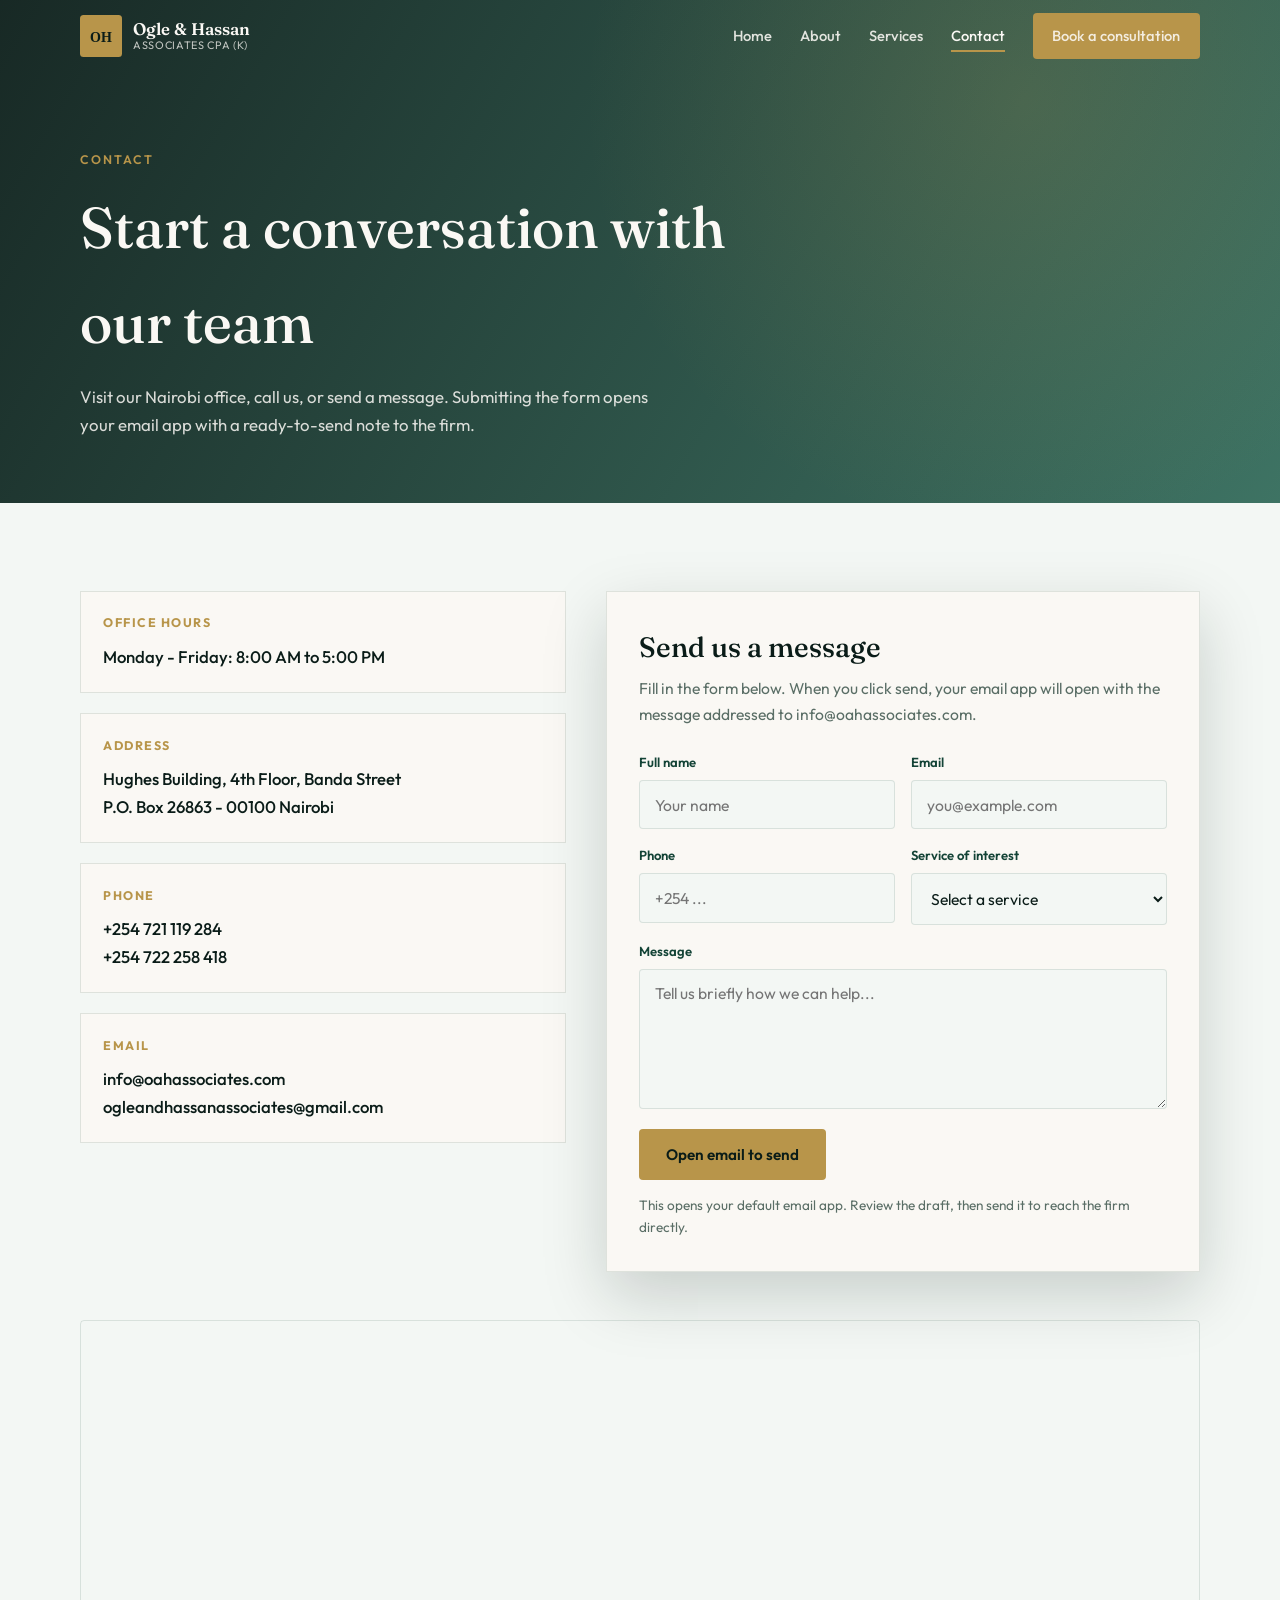
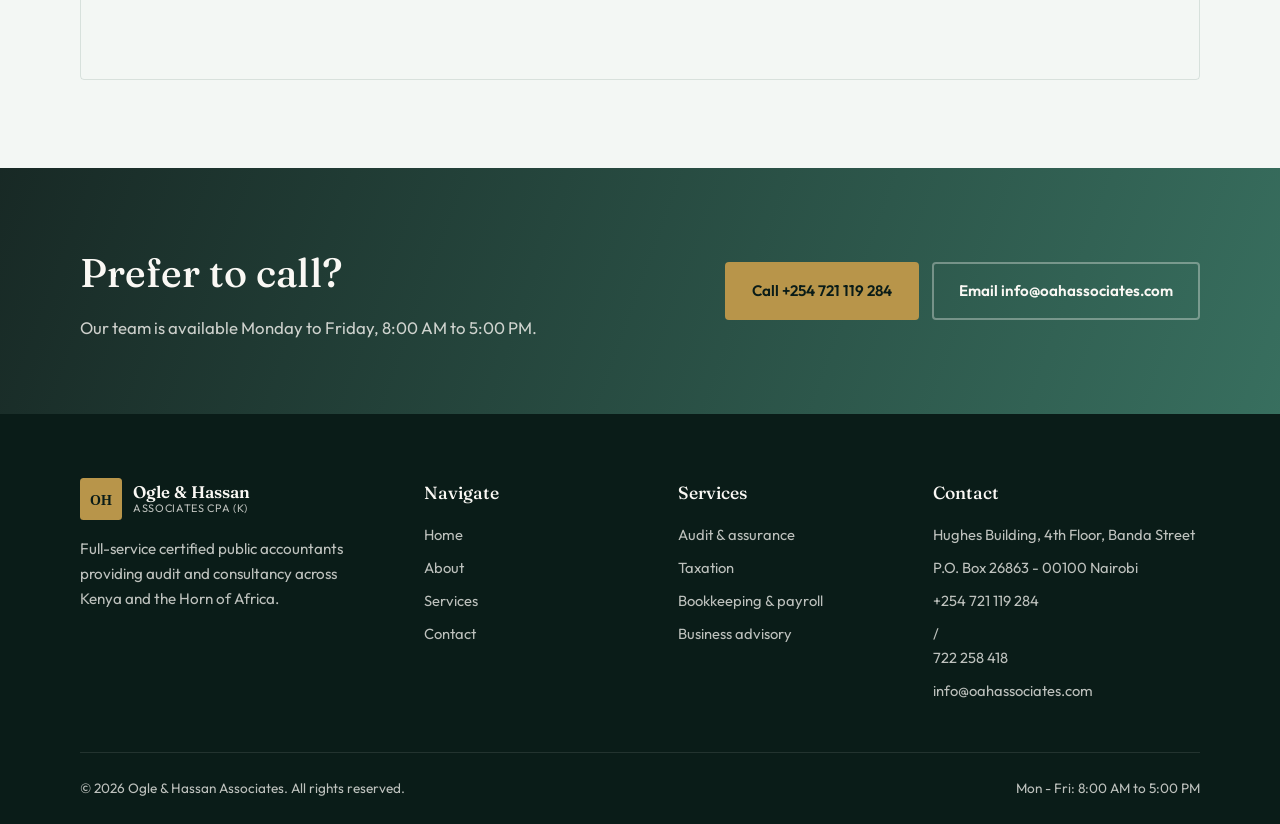
<file: contact.html>
<!DOCTYPE html>
<html lang="en">
<head>
  <meta charset="UTF-8" />
  <meta name="viewport" content="width=device-width, initial-scale=1.0" />
  <title>Contact | Ogle &amp; Hassan Associates</title>
  <meta name="description" content="Contact Ogle &amp; Hassan Associates in Nairobi - Hughes Building, Banda Street. Phone +254 721 119 284. Email info@oahassociates.com." />
  <link rel="preconnect" href="https://fonts.googleapis.com" />
  <link rel="preconnect" href="https://fonts.gstatic.com" crossorigin />
  <link href="https://fonts.googleapis.com/css2?family=Fraunces:opsz,wght@9..144,500;9..144,600&family=Outfit:wght@400;500;600;700&display=swap" rel="stylesheet" />
  <link rel="stylesheet" href="styles.css" />
</head>
<body>
  <header class="site-header is-scrolled">
    <div class="container nav-inner">
      <a class="logo" href="index.html" aria-label="Ogle and Hassan Associates home">
        <svg class="logo-mark" viewBox="0 0 48 48" aria-hidden="true">
          <rect width="48" height="48" rx="4" fill="#b8954a"/>
          <text x="24" y="31" text-anchor="middle" font-family="Georgia, serif" font-size="16" font-weight="700" fill="#0a1c18">OH</text>
        </svg>
        <span class="logo-text">
          <strong>Ogle &amp; Hassan</strong>
          <span>Associates CPA (K)</span>
        </span>
      </a>
      <button class="nav-toggle" type="button" aria-label="Open menu" aria-expanded="false">
        <span></span><span></span><span></span>
      </button>
      <nav class="nav-links" aria-label="Primary">
        <a href="index.html">Home</a>
        <a href="about.html">About</a>
        <a href="services.html">Services</a>
        <a class="active" href="contact.html">Contact</a>
        <a class="btn btn-primary nav-cta" href="contact.html">Book a consultation</a>
      </nav>
    </div>
  </header>

  <main>
    <section class="page-hero">
      <div class="container">
        <span class="eyebrow">Contact</span>
        <h1>Start a conversation with our team</h1>
        <p>Visit our Nairobi office, call us, or send a message. Submitting the form opens your email app with a ready-to-send note to the firm.</p>
      </div>
    </section>

    <section class="section">
      <div class="container contact-layout">
        <div class="contact-details reveal">
          <div class="detail-block">
            <h3>Office hours</h3>
            <p>Monday - Friday: 8:00 AM to 5:00 PM</p>
          </div>
          <div class="detail-block">
            <h3>Address</h3>
            <p>Hughes Building, 4th Floor, Banda Street<br />P.O. Box 26863 - 00100 Nairobi</p>
          </div>
          <div class="detail-block">
            <h3>Phone</h3>
            <p>
              <a href="tel:+254721119284">+254 721 119 284</a><br />
              <a href="tel:+254722258418">+254 722 258 418</a>
            </p>
          </div>
          <div class="detail-block">
            <h3>Email</h3>
            <p>
              <a href="mailto:info@oahassociates.com">info@oahassociates.com</a><br />
              <a href="mailto:ogleandhassanassociates@gmail.com">ogleandhassanassociates@gmail.com</a>
            </p>
          </div>
        </div>

        <div class="contact-form-wrap reveal">
          <h2>Send us a message</h2>
          <p>Fill in the form below. When you click send, your email app will open with the message addressed to info@oahassociates.com.</p>
          <form id="contact-form" novalidate>
            <div class="form-grid">
              <div class="form-field">
                <label for="name">Full name</label>
                <input id="name" name="name" type="text" autocomplete="name" required placeholder="Your name" />
              </div>
              <div class="form-field">
                <label for="email">Email</label>
                <input id="email" name="email" type="email" autocomplete="email" required placeholder="you@example.com" />
              </div>
              <div class="form-field">
                <label for="phone">Phone</label>
                <input id="phone" name="phone" type="tel" autocomplete="tel" placeholder="+254 ..." />
              </div>
              <div class="form-field">
                <label for="service">Service of interest</label>
                <select id="service" name="service">
                  <option value="">Select a service</option>
                  <option value="Accountancy, bookkeeping &amp; payroll">Accountancy, bookkeeping &amp; payroll</option>
                  <option value="Auditing &amp; assurance">Auditing &amp; assurance</option>
                  <option value="Taxation">Taxation</option>
                  <option value="Business advisory">Business advisory</option>
                  <option value="Financial consulting">Financial consulting</option>
                  <option value="Public finance advisory">Public finance advisory</option>
                  <option value="General enquiry">General enquiry</option>
                </select>
              </div>
              <div class="form-field full">
                <label for="message">Message</label>
                <textarea id="message" name="message" required placeholder="Tell us briefly how we can help..."></textarea>
              </div>
            </div>
            <div class="btn-group" style="margin-top: 1.25rem;">
              <button class="btn btn-primary" type="submit">Open email to send</button>
            </div>
            <p class="form-note">This opens your default email app. Review the draft, then send it to reach the firm directly.</p>
          </form>
        </div>
      </div>

      <div class="container">
        <div class="map-wrap reveal" aria-label="Office location map">
          <iframe
            title="Ogle and Hassan Associates location - Hughes Building, Banda Street, Nairobi"
            loading="lazy"
            referrerpolicy="no-referrer-when-downgrade"
            src="https://maps.google.com/maps?q=Hughes%20Building%20Banda%20Street%20Nairobi&t=&z=16&ie=UTF8&iwloc=&output=embed">
          </iframe>
        </div>
      </div>
    </section>

    <section class="cta-band">
      <div class="container">
        <div>
          <h2>Prefer to call?</h2>
          <p>Our team is available Monday to Friday, 8:00 AM to 5:00 PM.</p>
        </div>
        <div class="btn-group">
          <a class="btn btn-primary" href="tel:+254721119284">Call +254 721 119 284</a>
          <a class="btn btn-ghost" href="mailto:info@oahassociates.com">Email info@oahassociates.com</a>
        </div>
      </div>
    </section>
  </main>

  <footer class="site-footer">
    <div class="container">
      <div class="footer-grid">
        <div class="footer-brand">
          <a class="logo" href="index.html">
            <svg class="logo-mark" viewBox="0 0 48 48" aria-hidden="true">
              <rect width="48" height="48" rx="4" fill="#b8954a"/>
              <text x="24" y="31" text-anchor="middle" font-family="Georgia, serif" font-size="16" font-weight="700" fill="#0a1c18">OH</text>
            </svg>
            <span class="logo-text">
              <strong>Ogle &amp; Hassan</strong>
              <span>Associates CPA (K)</span>
            </span>
          </a>
          <p>Full-service certified public accountants providing audit and consultancy across Kenya and the Horn of Africa.</p>
        </div>
        <div class="footer-col">
          <h4>Navigate</h4>
          <a href="index.html">Home</a>
          <a href="about.html">About</a>
          <a href="services.html">Services</a>
          <a href="contact.html">Contact</a>
        </div>
        <div class="footer-col">
          <h4>Services</h4>
          <a href="services.html">Audit &amp; assurance</a>
          <a href="services.html">Taxation</a>
          <a href="services.html">Bookkeeping &amp; payroll</a>
          <a href="services.html">Business advisory</a>
        </div>
        <div class="footer-col">
          <h4>Contact</h4>
          <ul>
            <li>Hughes Building, 4th Floor, Banda Street</li>
            <li>P.O. Box 26863 - 00100 Nairobi</li>
            <li><a href="tel:+254721119284">+254 721 119 284</a> / <a href="tel:+254722258418">722 258 418</a></li>
            <li><a href="mailto:info@oahassociates.com">info@oahassociates.com</a></li>
          </ul>
        </div>
      </div>
      <div class="footer-bottom">
        <p>&copy; <span data-year></span> Ogle &amp; Hassan Associates. All rights reserved.</p>
        <p>Mon - Fri: 8:00 AM to 5:00 PM</p>
      </div>
    </div>
  </footer>

  <script src="script.js"></script>
</body>
</html>
</file>
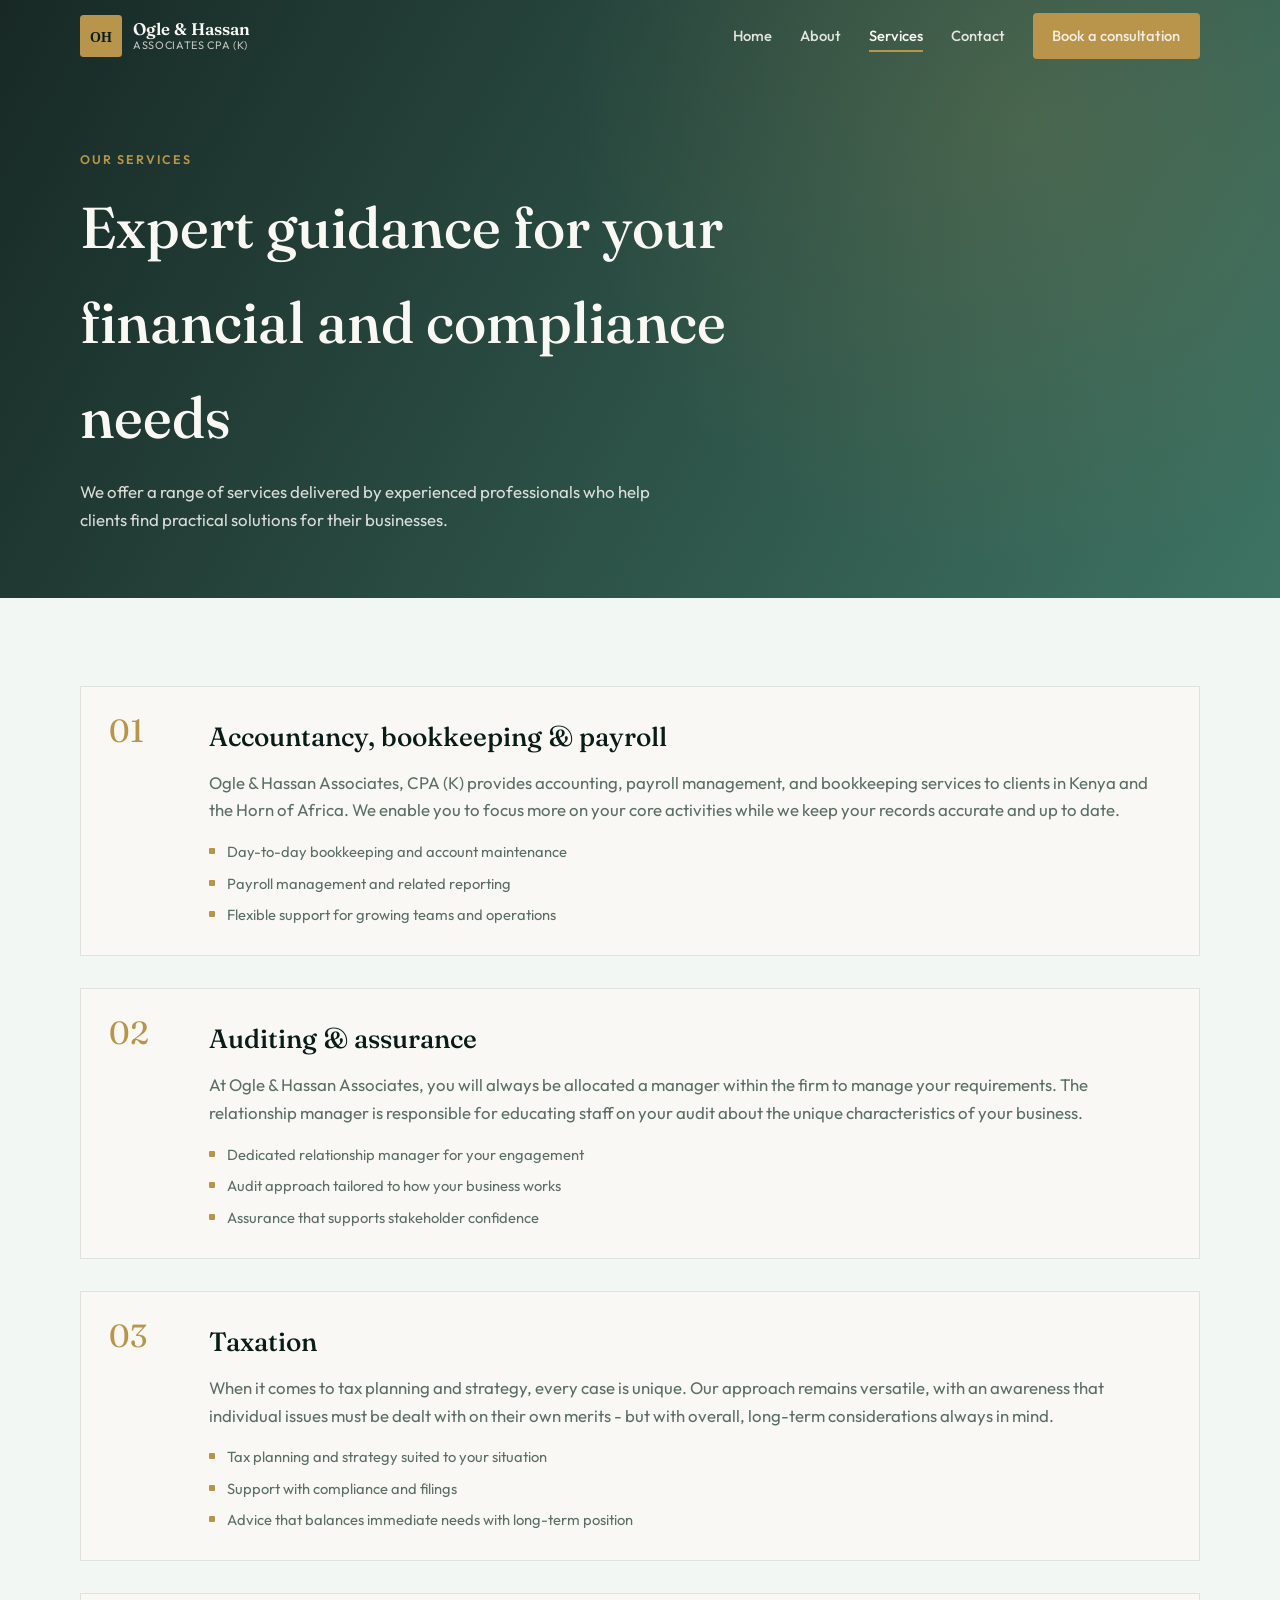
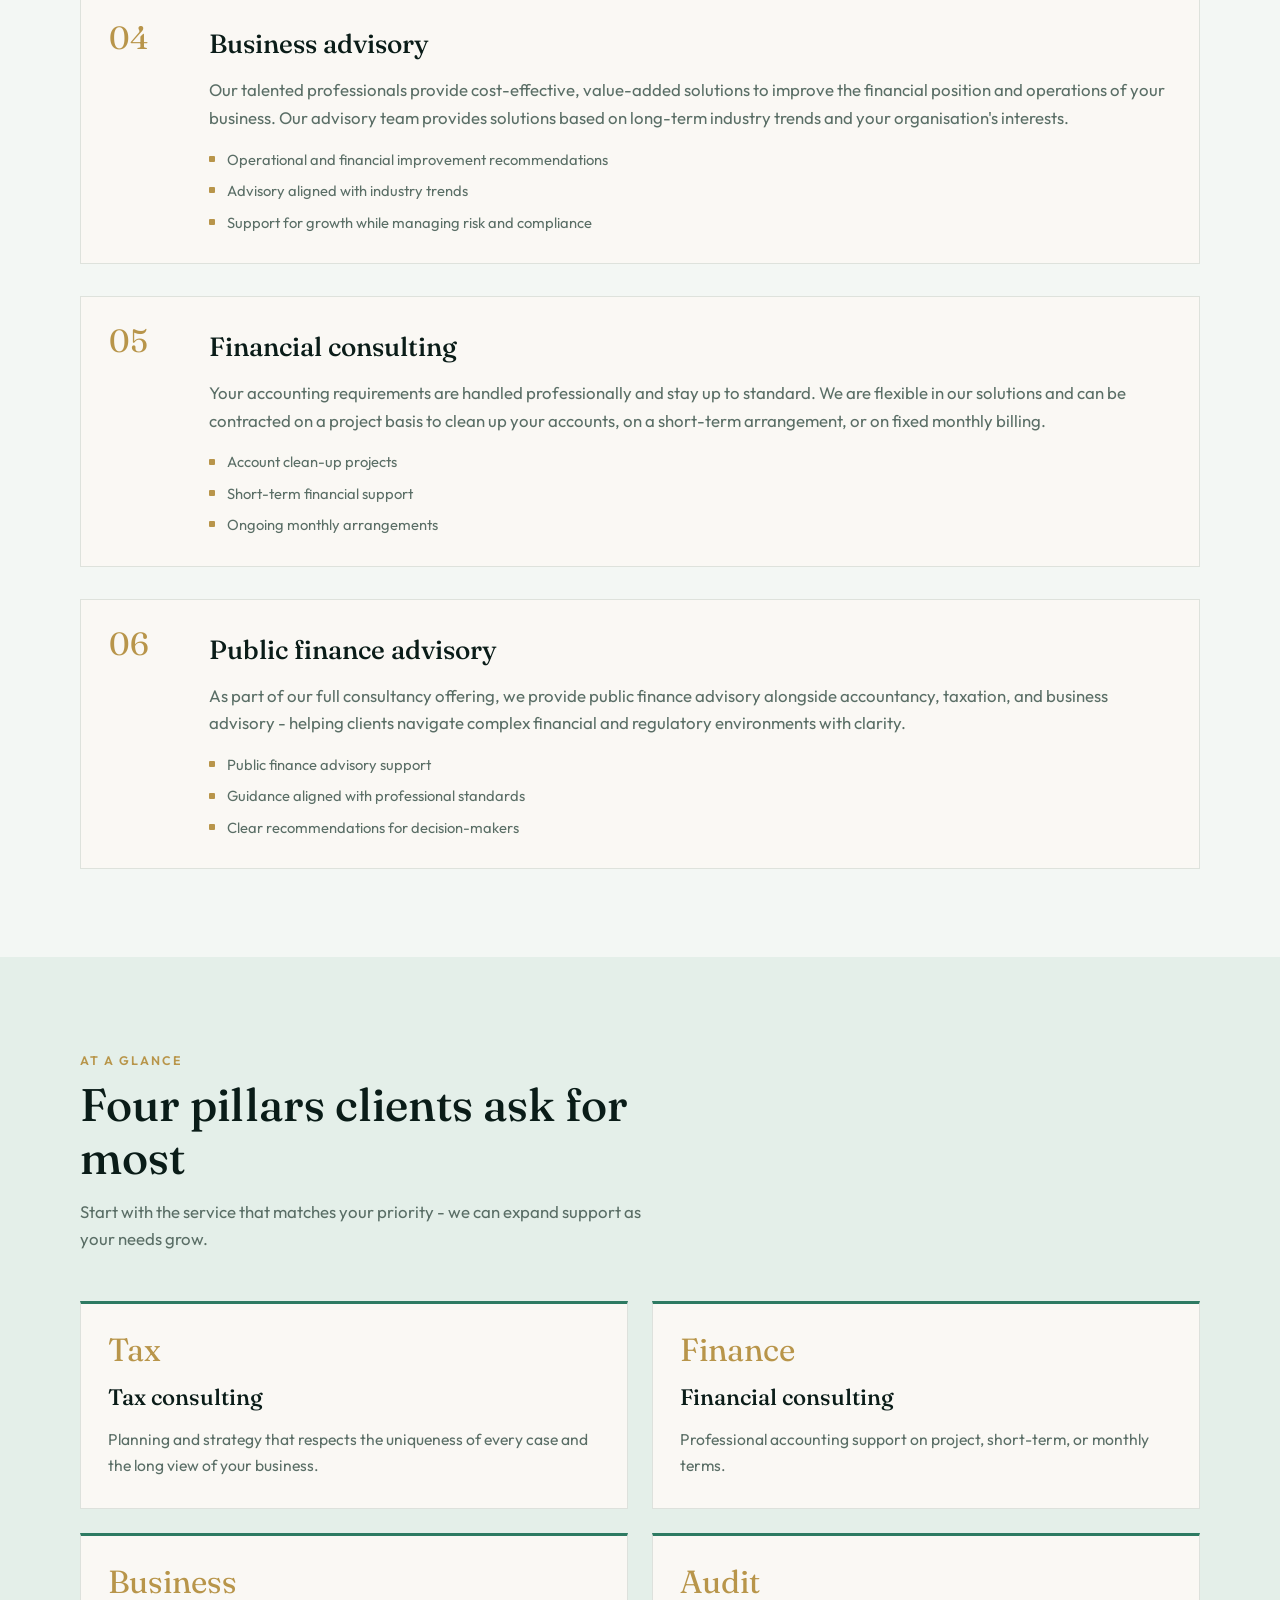
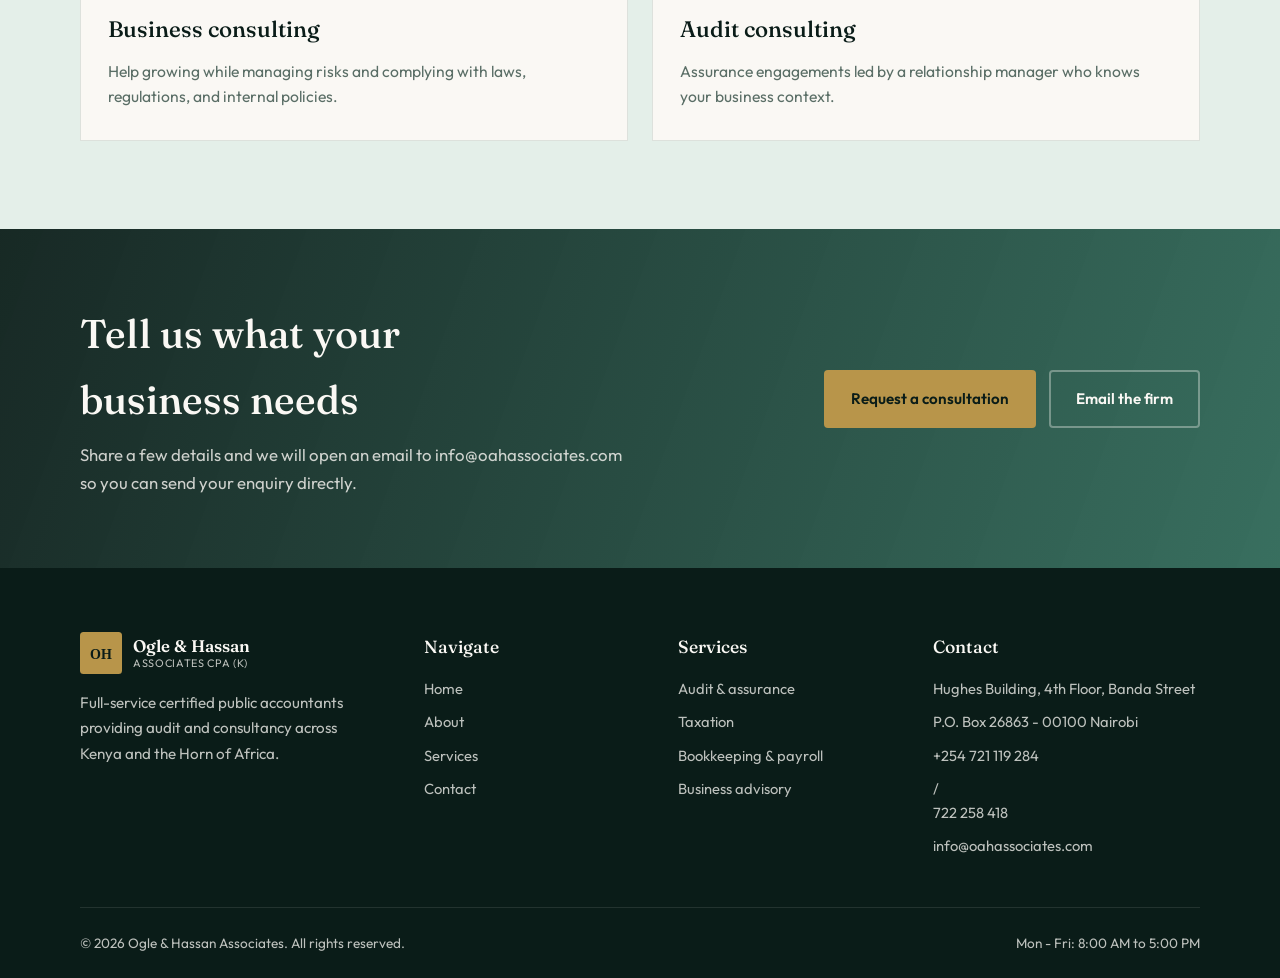
<file: services.html>
<!DOCTYPE html>
<html lang="en">
<head>
  <meta charset="UTF-8" />
  <meta name="viewport" content="width=device-width, initial-scale=1.0" />
  <title>Services | Ogle &amp; Hassan Associates</title>
  <meta name="description" content="Audit and assurance, taxation, accountancy, bookkeeping, payroll, financial consulting, and business advisory from Ogle &amp; Hassan Associates CPA (K)." />
  <link rel="preconnect" href="https://fonts.googleapis.com" />
  <link rel="preconnect" href="https://fonts.gstatic.com" crossorigin />
  <link href="https://fonts.googleapis.com/css2?family=Fraunces:opsz,wght@9..144,500;9..144,600&family=Outfit:wght@400;500;600;700&display=swap" rel="stylesheet" />
  <link rel="stylesheet" href="styles.css" />
</head>
<body>
  <header class="site-header is-scrolled">
    <div class="container nav-inner">
      <a class="logo" href="index.html" aria-label="Ogle and Hassan Associates home">
        <svg class="logo-mark" viewBox="0 0 48 48" aria-hidden="true">
          <rect width="48" height="48" rx="4" fill="#b8954a"/>
          <text x="24" y="31" text-anchor="middle" font-family="Georgia, serif" font-size="16" font-weight="700" fill="#0a1c18">OH</text>
        </svg>
        <span class="logo-text">
          <strong>Ogle &amp; Hassan</strong>
          <span>Associates CPA (K)</span>
        </span>
      </a>
      <button class="nav-toggle" type="button" aria-label="Open menu" aria-expanded="false">
        <span></span><span></span><span></span>
      </button>
      <nav class="nav-links" aria-label="Primary">
        <a href="index.html">Home</a>
        <a href="about.html">About</a>
        <a class="active" href="services.html">Services</a>
        <a href="contact.html">Contact</a>
        <a class="btn btn-primary nav-cta" href="contact.html">Book a consultation</a>
      </nav>
    </div>
  </header>

  <main>
    <section class="page-hero">
      <div class="container">
        <span class="eyebrow">Our services</span>
        <h1>Expert guidance for your financial and compliance needs</h1>
        <p>We offer a range of services delivered by experienced professionals who help clients find practical solutions for their businesses.</p>
      </div>
    </section>

    <section class="section">
      <div class="container">
        <div class="service-detail">
          <article class="reveal">
            <div class="service-num">01</div>
            <div>
              <h2 style="font-family: var(--font-display); font-size: 1.65rem; font-weight: 500; margin-bottom: 0.65rem;">Accountancy, bookkeeping &amp; payroll</h2>
              <p style="color: var(--muted); margin-bottom: 0.85rem;">Ogle &amp; Hassan Associates, CPA (K) provides accounting, payroll management, and bookkeeping services to clients in Kenya and the Horn of Africa. We enable you to focus more on your core activities while we keep your records accurate and up to date.</p>
              <ul class="service-list">
                <li>Day-to-day bookkeeping and account maintenance</li>
                <li>Payroll management and related reporting</li>
                <li>Flexible support for growing teams and operations</li>
              </ul>
            </div>
          </article>

          <article class="reveal">
            <div class="service-num">02</div>
            <div>
              <h2 style="font-family: var(--font-display); font-size: 1.65rem; font-weight: 500; margin-bottom: 0.65rem;">Auditing &amp; assurance</h2>
              <p style="color: var(--muted); margin-bottom: 0.85rem;">At Ogle &amp; Hassan Associates, you will always be allocated a manager within the firm to manage your requirements. The relationship manager is responsible for educating staff on your audit about the unique characteristics of your business.</p>
              <ul class="service-list">
                <li>Dedicated relationship manager for your engagement</li>
                <li>Audit approach tailored to how your business works</li>
                <li>Assurance that supports stakeholder confidence</li>
              </ul>
            </div>
          </article>

          <article class="reveal">
            <div class="service-num">03</div>
            <div>
              <h2 style="font-family: var(--font-display); font-size: 1.65rem; font-weight: 500; margin-bottom: 0.65rem;">Taxation</h2>
              <p style="color: var(--muted); margin-bottom: 0.85rem;">When it comes to tax planning and strategy, every case is unique. Our approach remains versatile, with an awareness that individual issues must be dealt with on their own merits - but with overall, long-term considerations always in mind.</p>
              <ul class="service-list">
                <li>Tax planning and strategy suited to your situation</li>
                <li>Support with compliance and filings</li>
                <li>Advice that balances immediate needs with long-term position</li>
              </ul>
            </div>
          </article>

          <article class="reveal">
            <div class="service-num">04</div>
            <div>
              <h2 style="font-family: var(--font-display); font-size: 1.65rem; font-weight: 500; margin-bottom: 0.65rem;">Business advisory</h2>
              <p style="color: var(--muted); margin-bottom: 0.85rem;">Our talented professionals provide cost-effective, value-added solutions to improve the financial position and operations of your business. Our advisory team provides solutions based on long-term industry trends and your organisation's interests.</p>
              <ul class="service-list">
                <li>Operational and financial improvement recommendations</li>
                <li>Advisory aligned with industry trends</li>
                <li>Support for growth while managing risk and compliance</li>
              </ul>
            </div>
          </article>

          <article class="reveal">
            <div class="service-num">05</div>
            <div>
              <h2 style="font-family: var(--font-display); font-size: 1.65rem; font-weight: 500; margin-bottom: 0.65rem;">Financial consulting</h2>
              <p style="color: var(--muted); margin-bottom: 0.85rem;">Your accounting requirements are handled professionally and stay up to standard. We are flexible in our solutions and can be contracted on a project basis to clean up your accounts, on a short-term arrangement, or on fixed monthly billing.</p>
              <ul class="service-list">
                <li>Account clean-up projects</li>
                <li>Short-term financial support</li>
                <li>Ongoing monthly arrangements</li>
              </ul>
            </div>
          </article>

          <article class="reveal">
            <div class="service-num">06</div>
            <div>
              <h2 style="font-family: var(--font-display); font-size: 1.65rem; font-weight: 500; margin-bottom: 0.65rem;">Public finance advisory</h2>
              <p style="color: var(--muted); margin-bottom: 0.85rem;">As part of our full consultancy offering, we provide public finance advisory alongside accountancy, taxation, and business advisory - helping clients navigate complex financial and regulatory environments with clarity.</p>
              <ul class="service-list">
                <li>Public finance advisory support</li>
                <li>Guidance aligned with professional standards</li>
                <li>Clear recommendations for decision-makers</li>
              </ul>
            </div>
          </article>
        </div>
      </div>
    </section>

    <section class="section section-alt">
      <div class="container">
        <div class="section-head reveal">
          <span class="eyebrow">At a glance</span>
          <h2>Four pillars clients ask for most</h2>
          <p>Start with the service that matches your priority - we can expand support as your needs grow.</p>
        </div>
        <div class="service-grid">
          <article class="service-item reveal">
            <div class="service-num">Tax</div>
            <h3>Tax consulting</h3>
            <p>Planning and strategy that respects the uniqueness of every case and the long view of your business.</p>
          </article>
          <article class="service-item reveal">
            <div class="service-num">Finance</div>
            <h3>Financial consulting</h3>
            <p>Professional accounting support on project, short-term, or monthly terms.</p>
          </article>
          <article class="service-item reveal">
            <div class="service-num">Business</div>
            <h3>Business consulting</h3>
            <p>Help growing while managing risks and complying with laws, regulations, and internal policies.</p>
          </article>
          <article class="service-item reveal">
            <div class="service-num">Audit</div>
            <h3>Audit consulting</h3>
            <p>Assurance engagements led by a relationship manager who knows your business context.</p>
          </article>
        </div>
      </div>
    </section>

    <section class="cta-band">
      <div class="container">
        <div>
          <h2>Tell us what your business needs</h2>
          <p>Share a few details and we will open an email to info@oahassociates.com so you can send your enquiry directly.</p>
        </div>
        <div class="btn-group">
          <a class="btn btn-primary" href="contact.html">Request a consultation</a>
          <a class="btn btn-ghost" href="mailto:info@oahassociates.com">Email the firm</a>
        </div>
      </div>
    </section>
  </main>

  <footer class="site-footer">
    <div class="container">
      <div class="footer-grid">
        <div class="footer-brand">
          <a class="logo" href="index.html">
            <svg class="logo-mark" viewBox="0 0 48 48" aria-hidden="true">
              <rect width="48" height="48" rx="4" fill="#b8954a"/>
              <text x="24" y="31" text-anchor="middle" font-family="Georgia, serif" font-size="16" font-weight="700" fill="#0a1c18">OH</text>
            </svg>
            <span class="logo-text">
              <strong>Ogle &amp; Hassan</strong>
              <span>Associates CPA (K)</span>
            </span>
          </a>
          <p>Full-service certified public accountants providing audit and consultancy across Kenya and the Horn of Africa.</p>
        </div>
        <div class="footer-col">
          <h4>Navigate</h4>
          <a href="index.html">Home</a>
          <a href="about.html">About</a>
          <a href="services.html">Services</a>
          <a href="contact.html">Contact</a>
        </div>
        <div class="footer-col">
          <h4>Services</h4>
          <a href="services.html">Audit &amp; assurance</a>
          <a href="services.html">Taxation</a>
          <a href="services.html">Bookkeeping &amp; payroll</a>
          <a href="services.html">Business advisory</a>
        </div>
        <div class="footer-col">
          <h4>Contact</h4>
          <ul>
            <li>Hughes Building, 4th Floor, Banda Street</li>
            <li>P.O. Box 26863 - 00100 Nairobi</li>
            <li><a href="tel:+254721119284">+254 721 119 284</a> / <a href="tel:+254722258418">722 258 418</a></li>
            <li><a href="mailto:info@oahassociates.com">info@oahassociates.com</a></li>
          </ul>
        </div>
      </div>
      <div class="footer-bottom">
        <p>&copy; <span data-year></span> Ogle &amp; Hassan Associates. All rights reserved.</p>
        <p>Mon - Fri: 8:00 AM to 5:00 PM</p>
      </div>
    </div>
  </footer>

  <script src="script.js"></script>
</body>
</html>
</file>
<file: styles.css>
/* Ogle & Hassan Associates - Modern site styles */

:root {
  --ink: #0a1c18;
  --forest: #134336;
  --canopy: #1e5c4a;
  --leaf: #2d7a62;
  --mist: #e4efe9;
  --paper: #f3f7f4;
  --brass: #b8954a;
  --brass-light: #d4b56a;
  --cream: #faf8f4;
  --muted: #5a6e66;
  --line: rgba(19, 67, 54, 0.12);
  --shadow: 0 24px 60px rgba(10, 28, 24, 0.18);
  --radius: 4px;
  --font-display: "Fraunces", Georgia, serif;
  --font-body: "Outfit", "Segoe UI", sans-serif;
  --max: 1120px;
  --nav-h: 72px;
}

*,
*::before,
*::after {
  box-sizing: border-box;
  margin: 0;
  padding: 0;
}

html {
  scroll-behavior: smooth;
}

body {
  font-family: var(--font-body);
  font-size: 1.05rem;
  line-height: 1.65;
  color: var(--ink);
  background: var(--paper);
  overflow-x: hidden;
}

img {
  max-width: 100%;
  display: block;
}

a {
  color: inherit;
  text-decoration: none;
}

ul {
  list-style: none;
}

.container {
  width: min(100% - 2.5rem, var(--max));
  margin-inline: auto;
}

/* ----- Typography ----- */
.display {
  font-family: var(--font-display);
  font-weight: 500;
  line-height: 1.12;
  letter-spacing: -0.02em;
}

.eyebrow {
  font-size: 0.78rem;
  font-weight: 600;
  letter-spacing: 0.16em;
  text-transform: uppercase;
  color: var(--brass);
}

.section-head {
  max-width: 36rem;
  margin-bottom: 3rem;
}

.section-head h2 {
  font-family: var(--font-display);
  font-size: clamp(2rem, 4vw, 2.85rem);
  font-weight: 500;
  line-height: 1.15;
  margin: 0.4rem 0 0.85rem;
  color: var(--ink);
}

.section-head p {
  color: var(--muted);
  font-size: 1.05rem;
}

/* ----- Buttons ----- */
.btn {
  display: inline-flex;
  align-items: center;
  justify-content: center;
  gap: 0.5rem;
  padding: 0.9rem 1.55rem;
  font-family: var(--font-body);
  font-size: 0.95rem;
  font-weight: 600;
  border: 2px solid transparent;
  border-radius: var(--radius);
  cursor: pointer;
  transition: transform 0.25s ease, background 0.25s ease, color 0.25s ease, border-color 0.25s ease;
}

.btn:hover {
  transform: translateY(-2px);
}

.btn-primary {
  background: var(--brass);
  color: var(--ink);
}

.btn-primary:hover {
  background: var(--brass-light);
}

.btn-ghost {
  background: transparent;
  color: var(--cream);
  border-color: rgba(250, 248, 244, 0.35);
}

.btn-ghost:hover {
  background: rgba(250, 248, 244, 0.1);
  border-color: var(--cream);
}

.btn-outline {
  background: transparent;
  color: var(--forest);
  border-color: var(--forest);
}

.btn-outline:hover {
  background: var(--forest);
  color: var(--cream);
}

.btn-group {
  display: flex;
  flex-wrap: wrap;
  gap: 0.85rem;
}

/* ----- Header ----- */
.site-header {
  position: fixed;
  inset: 0 0 auto;
  z-index: 100;
  height: var(--nav-h);
  transition: background 0.3s ease, box-shadow 0.3s ease;
}

.site-header.is-scrolled {
  background: rgba(10, 28, 24, 0.94);
  backdrop-filter: blur(12px);
  box-shadow: 0 8px 30px rgba(0, 0, 0, 0.2);
}

.nav-inner {
  height: var(--nav-h);
  display: flex;
  align-items: center;
  justify-content: space-between;
  gap: 1rem;
}

.logo {
  display: flex;
  align-items: center;
  gap: 0.7rem;
  color: var(--cream);
  z-index: 2;
}

.logo-mark {
  width: 42px;
  height: 42px;
  flex-shrink: 0;
}

.logo-text {
  display: flex;
  flex-direction: column;
  line-height: 1.15;
}

.logo-text strong {
  font-family: var(--font-display);
  font-size: 1.05rem;
  font-weight: 600;
}

.logo-text span {
  font-size: 0.68rem;
  letter-spacing: 0.06em;
  text-transform: uppercase;
  opacity: 0.75;
}

.nav-links {
  display: flex;
  align-items: center;
  gap: 1.75rem;
}

.nav-links a {
  color: rgba(250, 248, 244, 0.88);
  font-size: 0.92rem;
  font-weight: 500;
  position: relative;
}

.nav-links a::after {
  content: "";
  position: absolute;
  left: 0;
  bottom: -4px;
  width: 0;
  height: 2px;
  background: var(--brass);
  transition: width 0.25s ease;
}

.nav-links a:hover::after,
.nav-links a.active::after {
  width: 100%;
}

.nav-links a.active {
  color: var(--cream);
}

.nav-cta {
  padding: 0.55rem 1.1rem;
  font-size: 0.85rem;
}

.nav-toggle {
  display: none;
  width: 44px;
  height: 44px;
  border: 1px solid rgba(250, 248, 244, 0.3);
  background: transparent;
  border-radius: var(--radius);
  cursor: pointer;
  place-items: center;
  z-index: 2;
}

.nav-toggle span {
  display: block;
  width: 18px;
  height: 2px;
  background: var(--cream);
  margin: 4px 0;
  transition: 0.25s ease;
}

/* ----- Hero ----- */
.hero {
  position: relative;
  min-height: 100vh;
  min-height: 100dvh;
  display: grid;
  align-items: end;
  color: var(--cream);
  overflow: hidden;
}

.hero-media {
  position: absolute;
  inset: 0;
  z-index: 0;
}

.hero-media img {
  width: 100%;
  height: 100%;
  object-fit: cover;
  transform: scale(1.04);
  animation: heroZoom 18s ease-out forwards;
}

.hero-media::after {
  content: "";
  position: absolute;
  inset: 0;
  background:
    linear-gradient(105deg, rgba(10, 28, 24, 0.92) 0%, rgba(10, 28, 24, 0.72) 48%, rgba(19, 67, 54, 0.45) 100%),
    linear-gradient(to top, rgba(10, 28, 24, 0.85) 0%, transparent 45%);
}

.hero-content {
  position: relative;
  z-index: 1;
  padding: calc(var(--nav-h) + 4rem) 0 5rem;
  max-width: 40rem;
}

.hero-brand {
  font-family: var(--font-display);
  font-size: clamp(2.6rem, 7vw, 4.6rem);
  font-weight: 500;
  line-height: 1.05;
  margin: 0.6rem 0 1rem;
  animation: riseIn 0.9s ease both;
}

.hero-brand em {
  font-style: italic;
  color: var(--brass-light);
}

.hero-lead {
  font-size: clamp(1.05rem, 2vw, 1.2rem);
  color: rgba(250, 248, 244, 0.88);
  max-width: 32rem;
  margin-bottom: 1.75rem;
  animation: riseIn 0.9s 0.12s ease both;
}

.hero .btn-group {
  animation: riseIn 0.9s 0.24s ease both;
}

.hero-badge {
  display: inline-flex;
  align-items: center;
  gap: 0.5rem;
  font-size: 0.8rem;
  letter-spacing: 0.08em;
  text-transform: uppercase;
  color: var(--brass-light);
  animation: riseIn 0.9s ease both;
}

.hero-badge::before {
  content: "";
  width: 28px;
  height: 1px;
  background: var(--brass);
}

.page-hero {
  position: relative;
  padding: calc(var(--nav-h) + 4.5rem) 0 4rem;
  color: var(--cream);
  background:
    linear-gradient(120deg, rgba(10, 28, 24, 0.94), rgba(30, 92, 74, 0.85)),
    url("https://images.unsplash.com/photo-1486406146926-c627a92ad1ab?auto=format&fit=crop&w=1600&q=80") center/cover;
  overflow: hidden;
}

.page-hero::before {
  content: "";
  position: absolute;
  inset: 0;
  background-image: radial-gradient(circle at 80% 20%, rgba(184, 149, 74, 0.18), transparent 40%);
  pointer-events: none;
}

.page-hero .container {
  position: relative;
}

.page-hero h1 {
  font-family: var(--font-display);
  font-size: clamp(2.4rem, 5vw, 3.6rem);
  font-weight: 500;
  margin: 0.5rem 0 0.85rem;
  max-width: 18ch;
}

.page-hero p {
  max-width: 36rem;
  color: rgba(250, 248, 244, 0.85);
}

/* ----- Trust strip ----- */
.trust {
  background: var(--ink);
  color: rgba(250, 248, 244, 0.8);
  padding: 1.35rem 0;
  border-bottom: 1px solid rgba(184, 149, 74, 0.25);
}

.trust-grid {
  display: grid;
  grid-template-columns: repeat(4, 1fr);
  gap: 1.25rem;
  text-align: center;
}

.trust-item strong {
  display: block;
  font-family: var(--font-display);
  font-size: 1.15rem;
  color: var(--brass-light);
  font-weight: 500;
  margin-bottom: 0.2rem;
}

.trust-item span {
  font-size: 0.82rem;
}

/* ----- Sections ----- */
.section {
  padding: 5.5rem 0;
}

.section-alt {
  background: var(--mist);
  position: relative;
}

.section-dark {
  background: var(--forest);
  color: var(--cream);
}

.section-dark .section-head h2 {
  color: var(--cream);
}

.section-dark .section-head p {
  color: rgba(250, 248, 244, 0.75);
}

/* ----- About preview ----- */
.about-grid {
  display: grid;
  grid-template-columns: 1.05fr 0.95fr;
  gap: 3.5rem;
  align-items: center;
}

.about-visual {
  position: relative;
  min-height: 420px;
}

.about-visual img {
  width: 100%;
  height: 480px;
  object-fit: cover;
  border-radius: var(--radius);
  box-shadow: var(--shadow);
}

.about-visual-card {
  position: absolute;
  right: -1rem;
  bottom: 1.5rem;
  background: var(--ink);
  color: var(--cream);
  padding: 1.35rem 1.5rem;
  max-width: 220px;
  border-left: 3px solid var(--brass);
  animation: floatY 5s ease-in-out infinite;
}

.about-visual-card strong {
  display: block;
  font-family: var(--font-display);
  font-size: 1.5rem;
  color: var(--brass-light);
  margin-bottom: 0.25rem;
}

.about-copy .eyebrow {
  margin-bottom: 0.5rem;
  display: inline-block;
}

.about-copy h2 {
  font-family: var(--font-display);
  font-size: clamp(1.9rem, 3.5vw, 2.6rem);
  font-weight: 500;
  line-height: 1.2;
  margin-bottom: 1rem;
}

.about-copy p {
  color: var(--muted);
  margin-bottom: 1rem;
}

.mission-box {
  margin-top: 1.5rem;
  padding: 1.25rem 1.4rem;
  background: var(--mist);
  border-left: 3px solid var(--leaf);
}

.mission-box h3 {
  font-size: 0.85rem;
  letter-spacing: 0.1em;
  text-transform: uppercase;
  color: var(--forest);
  margin-bottom: 0.4rem;
}

.mission-box p {
  margin: 0;
  color: var(--ink);
}

/* ----- Services ----- */
.service-grid {
  display: grid;
  grid-template-columns: repeat(2, 1fr);
  gap: 1.5rem;
}

.service-item {
  padding: 1.85rem 1.7rem;
  background: var(--cream);
  border: 1px solid var(--line);
  border-top: 3px solid var(--leaf);
  transition: transform 0.3s ease, box-shadow 0.3s ease, border-color 0.3s ease;
}

.section-dark .service-item {
  background: rgba(250, 248, 244, 0.06);
  border-color: rgba(250, 248, 244, 0.12);
  border-top-color: var(--brass);
  color: var(--cream);
}

.service-item:hover {
  transform: translateY(-4px);
  box-shadow: var(--shadow);
  border-top-color: var(--brass);
}

.service-num {
  font-family: var(--font-display);
  font-size: 2rem;
  color: var(--brass);
  line-height: 1;
  margin-bottom: 0.85rem;
}

.service-item h3 {
  font-family: var(--font-display);
  font-size: 1.4rem;
  font-weight: 500;
  margin-bottom: 0.65rem;
}

.service-item p {
  color: var(--muted);
  font-size: 0.98rem;
}

.section-dark .service-item p {
  color: rgba(250, 248, 244, 0.72);
}

.service-list {
  margin-top: 1rem;
  display: grid;
  gap: 0.45rem;
}

.service-list li {
  position: relative;
  padding-left: 1.1rem;
  font-size: 0.92rem;
  color: var(--muted);
}

.service-list li::before {
  content: "";
  position: absolute;
  left: 0;
  top: 0.55em;
  width: 6px;
  height: 6px;
  background: var(--brass);
  border-radius: 1px;
}

.section-dark .service-list li {
  color: rgba(250, 248, 244, 0.75);
}

/* ----- Values ----- */
.values-grid {
  display: grid;
  grid-template-columns: repeat(4, 1fr);
  gap: 1.25rem;
}

.value-item {
  padding: 1.5rem 1.25rem;
  background: var(--cream);
  border: 1px solid var(--line);
  text-align: left;
  transition: border-color 0.25s ease, transform 0.25s ease;
}

.value-item:hover {
  border-color: var(--leaf);
  transform: translateY(-3px);
}

.value-item h3 {
  font-family: var(--font-display);
  font-size: 1.2rem;
  font-weight: 500;
  margin-bottom: 0.4rem;
  color: var(--forest);
}

.value-item p {
  font-size: 0.92rem;
  color: var(--muted);
}

/* ----- CTA band ----- */
.cta-band {
  position: relative;
  padding: 4.5rem 0;
  background:
    linear-gradient(110deg, rgba(10, 28, 24, 0.94), rgba(30, 92, 74, 0.88)),
    url("https://images.unsplash.com/photo-1454165804606-c3d57bc86b40?auto=format&fit=crop&w=1600&q=80") center/cover;
  color: var(--cream);
  overflow: hidden;
}

.cta-band .container {
  display: flex;
  align-items: center;
  justify-content: space-between;
  gap: 2rem;
  flex-wrap: wrap;
}

.cta-band h2 {
  font-family: var(--font-display);
  font-size: clamp(1.8rem, 3.5vw, 2.5rem);
  font-weight: 500;
  max-width: 18ch;
  margin-bottom: 0.5rem;
}

.cta-band p {
  color: rgba(250, 248, 244, 0.8);
  max-width: 34rem;
}

/* ----- Contact ----- */
.contact-layout {
  display: grid;
  grid-template-columns: 0.9fr 1.1fr;
  gap: 2.5rem;
  align-items: start;
}

.contact-details {
  display: grid;
  gap: 1.25rem;
}

.detail-block {
  padding: 1.35rem 1.4rem;
  background: var(--cream);
  border: 1px solid var(--line);
}

.detail-block h3 {
  font-size: 0.78rem;
  letter-spacing: 0.12em;
  text-transform: uppercase;
  color: var(--brass);
  margin-bottom: 0.55rem;
}

.detail-block p,
.detail-block a {
  color: var(--ink);
  font-weight: 500;
}

.detail-block a:hover {
  color: var(--leaf);
}

.contact-form-wrap {
  background: var(--cream);
  border: 1px solid var(--line);
  padding: 2rem;
  box-shadow: var(--shadow);
}

.contact-form-wrap h2 {
  font-family: var(--font-display);
  font-size: 1.75rem;
  font-weight: 500;
  margin-bottom: 0.4rem;
}

.contact-form-wrap > p {
  color: var(--muted);
  margin-bottom: 1.5rem;
  font-size: 0.98rem;
}

.form-grid {
  display: grid;
  grid-template-columns: 1fr 1fr;
  gap: 1rem;
}

.form-field {
  display: flex;
  flex-direction: column;
  gap: 0.4rem;
}

.form-field.full {
  grid-column: 1 / -1;
}

.form-field label {
  font-size: 0.82rem;
  font-weight: 600;
  color: var(--forest);
}

.form-field input,
.form-field select,
.form-field textarea {
  width: 100%;
  padding: 0.85rem 0.95rem;
  border: 1px solid var(--line);
  background: var(--paper);
  font-family: var(--font-body);
  font-size: 0.98rem;
  color: var(--ink);
  border-radius: var(--radius);
  transition: border-color 0.2s ease, box-shadow 0.2s ease;
}

.form-field input:focus,
.form-field select:focus,
.form-field textarea:focus {
  outline: none;
  border-color: var(--leaf);
  box-shadow: 0 0 0 3px rgba(45, 122, 98, 0.15);
}

.form-field textarea {
  min-height: 140px;
  resize: vertical;
}

.form-note {
  margin-top: 0.85rem;
  font-size: 0.85rem;
  color: var(--muted);
}

.map-wrap {
  margin-top: 3rem;
  border: 1px solid var(--line);
  overflow: hidden;
  border-radius: var(--radius);
  height: 360px;
}

.map-wrap iframe {
  width: 100%;
  height: 100%;
  border: 0;
  filter: grayscale(0.25) contrast(1.05);
}

/* ----- Vision strip ----- */
.vision-panel {
  display: grid;
  grid-template-columns: 1fr 1fr;
  gap: 0;
  overflow: hidden;
  border-radius: var(--radius);
  box-shadow: var(--shadow);
}

.vision-copy {
  background: var(--ink);
  color: var(--cream);
  padding: 3rem 2.5rem;
  display: flex;
  flex-direction: column;
  justify-content: center;
}

.vision-copy h2 {
  font-family: var(--font-display);
  font-size: clamp(1.8rem, 3vw, 2.4rem);
  font-weight: 500;
  margin: 0.5rem 0 1rem;
}

.vision-copy p {
  color: rgba(250, 248, 244, 0.8);
}

.vision-media img {
  width: 100%;
  height: 100%;
  min-height: 340px;
  object-fit: cover;
}

/* ----- Footer ----- */
.site-footer {
  background: var(--ink);
  color: rgba(250, 248, 244, 0.75);
  padding: 4rem 0 1.5rem;
}

.footer-grid {
  display: grid;
  grid-template-columns: 1.4fr 1fr 1fr 1.2fr;
  gap: 2rem;
  padding-bottom: 2.5rem;
  border-bottom: 1px solid rgba(250, 248, 244, 0.1);
}

.footer-brand .logo {
  margin-bottom: 1rem;
}

.footer-brand p {
  font-size: 0.95rem;
  max-width: 28ch;
}

.footer-col h4 {
  font-family: var(--font-display);
  font-size: 1.1rem;
  color: var(--cream);
  font-weight: 500;
  margin-bottom: 1rem;
}

.footer-col a,
.footer-col li {
  display: block;
  margin-bottom: 0.55rem;
  font-size: 0.92rem;
}

.footer-col a:hover {
  color: var(--brass-light);
}

.footer-bottom {
  display: flex;
  justify-content: space-between;
  gap: 1rem;
  flex-wrap: wrap;
  padding-top: 1.5rem;
  font-size: 0.85rem;
}

/* ----- Reveal animations ----- */
.reveal {
  opacity: 0;
  transform: translateY(28px);
  transition: opacity 0.7s ease, transform 0.7s ease;
}

.reveal.is-visible {
  opacity: 1;
  transform: translateY(0);
}

@keyframes riseIn {
  from {
    opacity: 0;
    transform: translateY(24px);
  }
  to {
    opacity: 1;
    transform: translateY(0);
  }
}

@keyframes heroZoom {
  from {
    transform: scale(1.08);
  }
  to {
    transform: scale(1);
  }
}

@keyframes floatY {
  0%,
  100% {
    transform: translateY(0);
  }
  50% {
    transform: translateY(-8px);
  }
}

/* ----- Page-specific content blocks ----- */
.content-block {
  max-width: 42rem;
}

.content-block + .content-block {
  margin-top: 2.5rem;
}

.content-block h2 {
  font-family: var(--font-display);
  font-size: 1.75rem;
  font-weight: 500;
  margin-bottom: 0.75rem;
  color: var(--forest);
}

.content-block p {
  color: var(--muted);
  margin-bottom: 0.85rem;
}

.pillars {
  display: grid;
  grid-template-columns: repeat(3, 1fr);
  gap: 1.25rem;
  margin-top: 2rem;
}

.pillar {
  padding: 1.5rem;
  background: var(--mist);
  border-top: 3px solid var(--brass);
}

.pillar h3 {
  font-family: var(--font-display);
  font-size: 1.25rem;
  margin-bottom: 0.5rem;
}

.pillar p {
  font-size: 0.95rem;
  color: var(--muted);
}

.service-detail {
  display: grid;
  gap: 2rem;
}

.service-detail article {
  display: grid;
  grid-template-columns: 80px 1fr;
  gap: 1.25rem;
  padding: 1.75rem;
  background: var(--cream);
  border: 1px solid var(--line);
}

.service-detail .service-num {
  margin: 0;
}

/* ----- Responsive ----- */
@media (max-width: 960px) {
  .trust-grid,
  .values-grid {
    grid-template-columns: repeat(2, 1fr);
  }

  .about-grid,
  .contact-layout,
  .vision-panel,
  .footer-grid {
    grid-template-columns: 1fr;
  }

  .about-visual-card {
    right: 1rem;
  }

  .pillars {
    grid-template-columns: 1fr;
  }

  .service-detail article {
    grid-template-columns: 1fr;
  }
}

@media (max-width: 768px) {
  .nav-toggle {
    display: grid;
  }

  .nav-links {
    position: fixed;
    inset: 0;
    background: rgba(10, 28, 24, 0.98);
    flex-direction: column;
    justify-content: center;
    gap: 1.5rem;
    opacity: 0;
    pointer-events: none;
    transition: opacity 0.3s ease;
  }

  .nav-links.is-open {
    opacity: 1;
    pointer-events: auto;
  }

  .nav-links a {
    font-size: 1.35rem;
  }

  .service-grid,
  .form-grid {
    grid-template-columns: 1fr;
  }

  .hero-content {
    padding-bottom: 3.5rem;
  }

  .section {
    padding: 4rem 0;
  }

  .cta-band .container {
    flex-direction: column;
    align-items: flex-start;
  }
}

@media (max-width: 520px) {
  .trust-grid,
  .values-grid {
    grid-template-columns: 1fr;
  }

  .about-visual img {
    height: 340px;
  }
}
</file>
